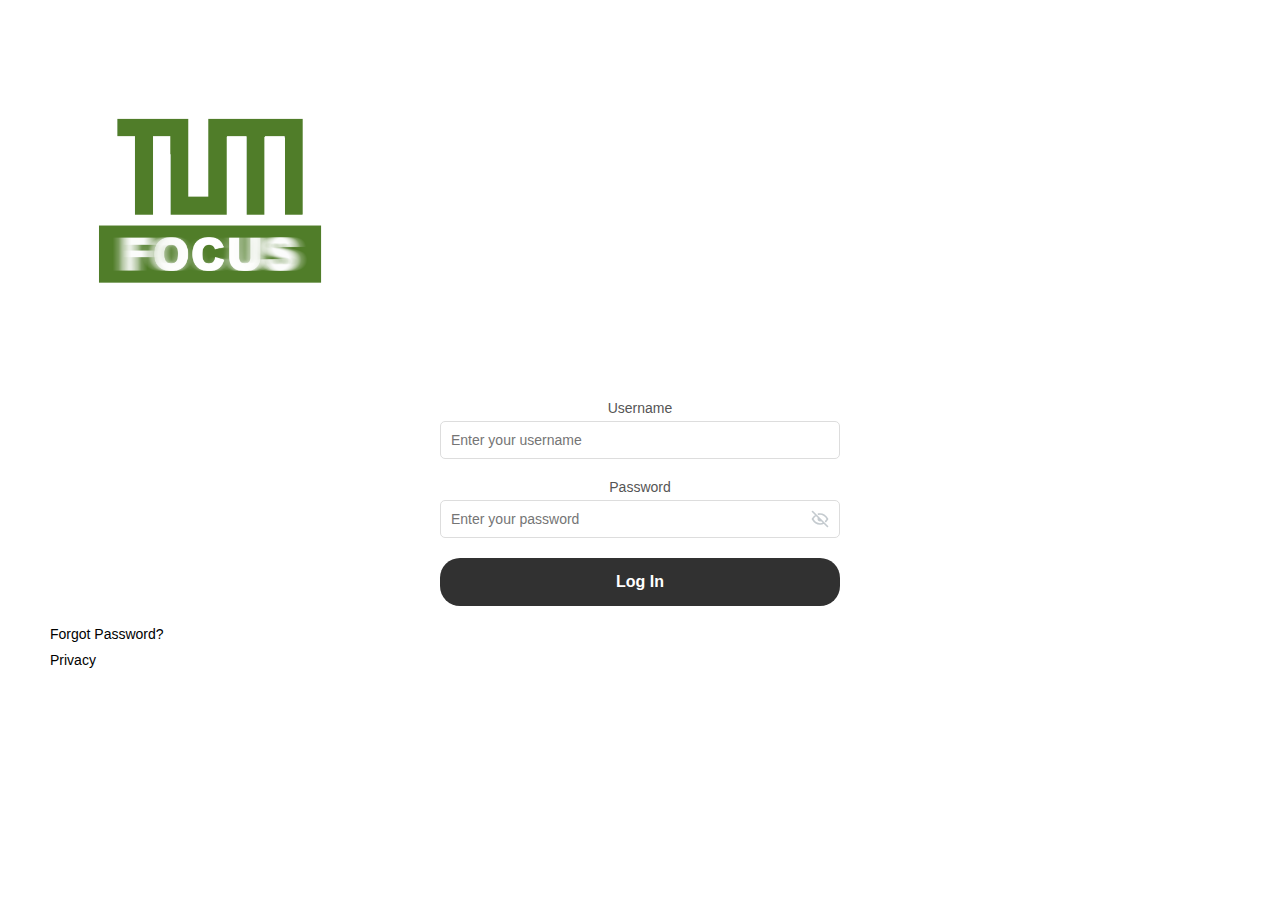
<file: Index.html>
<!DOCTYPE html>
<html lang="en">
  <head>
    <meta charset="UTF-8" />
    <meta name="viewport" content="width=device-width, initial-scale=1.0" />
    <title>Sign In</title>
    <link rel="stylesheet" href="scripts/css/style.css" />
    <link rel="stylesheet" href="scripts/css/logo.css" />
  </head>

  <body>
    <div class="container">
      <!-- Logo Section -->
      <div class="logo-container-signin">
        <img class="ipp-logo-1" src="images/IPP_Logo.png" alt="IPP Logo" />
      </div>

      <!-- Login Form -->
      <form class="login-form">
        <div class="input-field">
          <label for="username">Username</label>
          <input
            type="text"
            id="username"
            name="username"
            placeholder="Enter your username"
            required
          />
        </div>

        <div class="input-field">
          <label for="password">Password</label>
          <div class="password-container">
            <input
              type="password"
              id="password"
              name="password"
              placeholder="Enter your password"
              required
            />
            <img
              class="eye-icon"
              alt="Show/Hide Password"
              src="images/eye-off.svg"
              onclick="togglePassword()"
            />
          </div>
        </div>

        <button type="button" id="loginButton" class="login-button">Log In</button>
      </form>

      <!-- Links -->
      <div class="additional-links">
        <a href="#" class="forgot-password">Forgot Password?</a>
        <a href="#" class="privacy">Privacy</a>
      </div>
    </div>

    <script src="scripts/js/Numanjavascript.js"></script>
  </body>
</html>
</file>
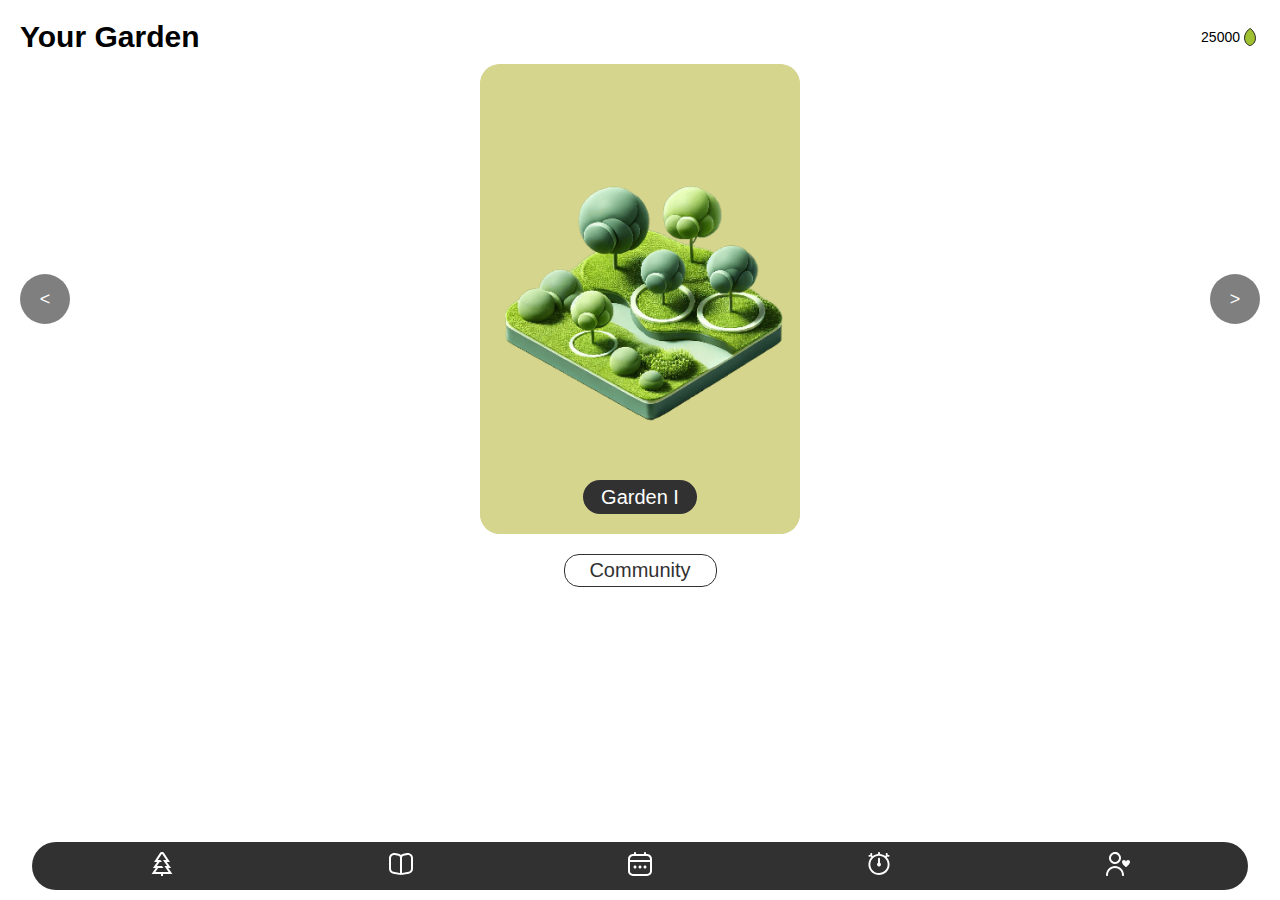
<file: communityGarden.html>
<!DOCTYPE html>
<html lang="en">
  <head>
    <meta charset="UTF-8" />
    <meta name="viewport" content="width=device-width, initial-scale=1.0" />
    <title>Community Garden</title>
    <link rel="stylesheet" href="scripts/css/style.css" />
    <link rel="stylesheet" href="scripts/css/communityGarden.css" />
  </head>

  <body>
    <div class="container">
      <!-- Title Section -->
      <div class="header">
        <h1>Your Garden</h1>
        <div class="seed" id="seedContainer">
          <span class="seed-count">25000</span>
          <img class="seed-icon" src="images/Seed.svg" alt="Seed Icon" />
        </div>
      </div>

      <!-- Garden Section -->
      <div id="main-garden">
        <button id="prev-btn" class="nav-btn">&lt;</button>
        <div class="garden-card">
          <div class="garden-bg">
            <img
              src="images/group_garden.png"
              alt="Garden View"
              id="garden-image"
            />
          </div>
          <div class="garden_no">
            <p>Garden I</p>
          </div>
        </div>
        <button id="next-btn" class="nav-btn">&gt;</button>
      </div>

      <button class="community-btn" id="community-btn">Community</button>

      <!-- Community Modal -->
      <div id="community-modal" class="modal">
        <div class="modal-content">
          <span class="close-btn" id="close-community-modal">&times;</span>
          <h3>Friends</h3>
          <div id="friends-container" class="friends-list">
            <button id="add-friend-btn" class="add-btn">+</button>
          </div>

          <h3>Groups</h3>
          <div id="groups-container" class="groups-list">
            <button id="add-group-btn" class="add-btn">+</button>
          </div>

          <h3>Leaderboard</h3>
          <div class="leaderboard"></div>
        </div>
      </div>

      <!-- Add Friend Modal -->
      <div id="add-friend-modal" class="modal">
        <div class="modal-content">
          <span class="close-btn" id="close-add-friend-modal">&times;</span>
          <h3>Select a Friend</h3>
          <select id="friend-select"></select>
          <button id="confirm-add-btn">Confirm</button>
        </div>
      </div>
    </div>
    <!-- Bottom Navigation -->
    <div class="menu-bar">
      <div class="menu-item">
        <a href="Home.html"><img src="images/HomeScreen.svg" alt="Home" /></a>
      </div>
      <div class="menu-item">
        <a href="studyHelper.html"
          ><img src="images/StudyHelper1.svg" alt="Study Helper"
        /></a>
      </div>
      <div class="menu-item">
        <a href="scheduleManager.html"
          ><img src="images/ScheduleManager.svg" alt="Schedule Manager"
        /></a>
      </div>
      <div class="menu-item">
        <a href="screenTimeController.html"
          ><img
            src="images/ScreentimeController.svg"
            alt="Screen Time Controller"
        /></a>
      </div>
      <div class="menu-item">
        <a href="communityGarden.html"
          ><img src="images/Community.svg" alt="Community"
        /></a>
      </div>
    </div>
    <script src="scripts/js/communityGarden.js"></script>
  </body>
</html>
</file>
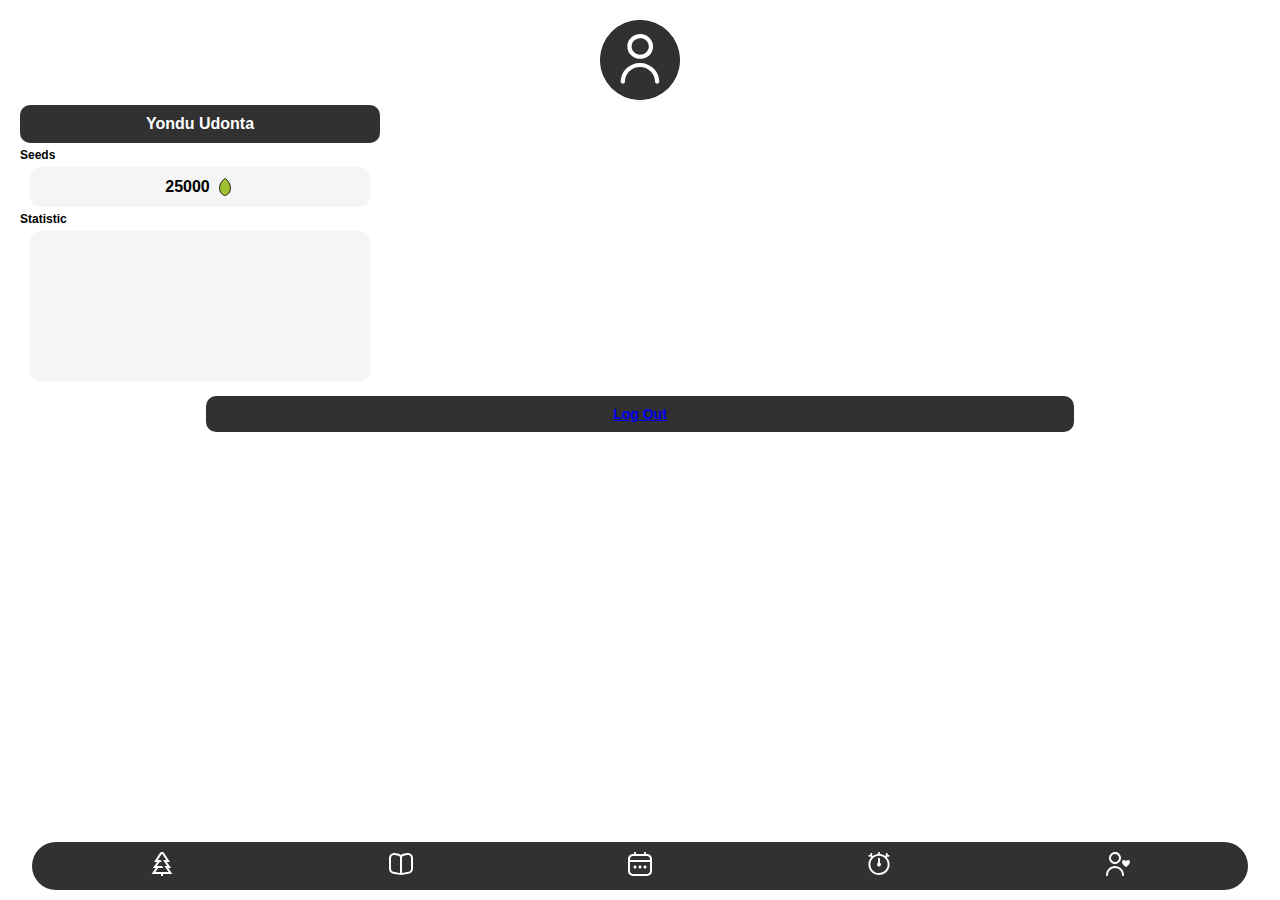
<file: Profile.html>
<!DOCTYPE html>
<html lang="en">
  <head>
    <meta charset="utf-8" />
    <meta name="viewport" content="initial-scale=1, width=device-width" />
    <title>Profile</title>
    <link rel="stylesheet" href="scripts/css/style.css" />
    <link rel="stylesheet" href="scripts/css/profile.css" />
  </head>

  <body>
    <div class="container">
      <!-- Profile Picture -->
      <div class="profile-picture">
        <img
          class="profile-picture-icon"
          src="images/Profile_Picture.svg"
          alt="Profile Picture"
        />
      </div>

      <!-- User Name -->
      <div class="user-name-container">
        <b class="user-name">Yondu Udonta</b>
      </div>

      <!-- Seeds Section -->
      <div class="seeds-container">
        <label class="seeds-label">Seeds</label>
        <div class="seeds-display">
          <b class="seeds-count">25000</b>
          <img class="seeds-icon" src="images/Seed.svg" alt="Seed Icon" />
        </div>
      </div>

      <!-- Statistic Section -->
      <div class="statistics-container">
        <label class="statistics-label">Statistic</label>
        <div class="statistics-placeholder">
          <!-- Placeholder for statistics image -->
        </div>
      </div>

      <!-- Log Out Button -->
      <button type="submit" class="logout-button">
        <a href="signIn.html">Log Out</a>
      </button>
    </div>
    <!-- Bottom Navigation -->
    <div class="menu-bar">
      <div class="menu-item">
        <a href="Home.html"><img src="images/HomeScreen.svg" alt="Home" /></a>
      </div>
      <div class="menu-item">
        <a href="studyHelper.html"
          ><img src="images/StudyHelper1.svg" alt="Study Helper"
        /></a>
      </div>
      <div class="menu-item">
        <a href="scheduleManager.html"
          ><img src="images/ScheduleManager.svg" alt="Schedule Manager"
        /></a>
      </div>
      <div class="menu-item">
        <a href="screenTimeController.html"
          ><img
            src="images/ScreentimeController.svg"
            alt="Screen Time Controller"
        /></a>
      </div>
      <div class="menu-item">
        <a href="communityGarden.html"
          ><img src="images/Community.svg" alt="Community"
        /></a>
      </div>
    </div>
    <script src="scripts/js/Numanjavascript.js"></script>
  </body>
</html>
</file>
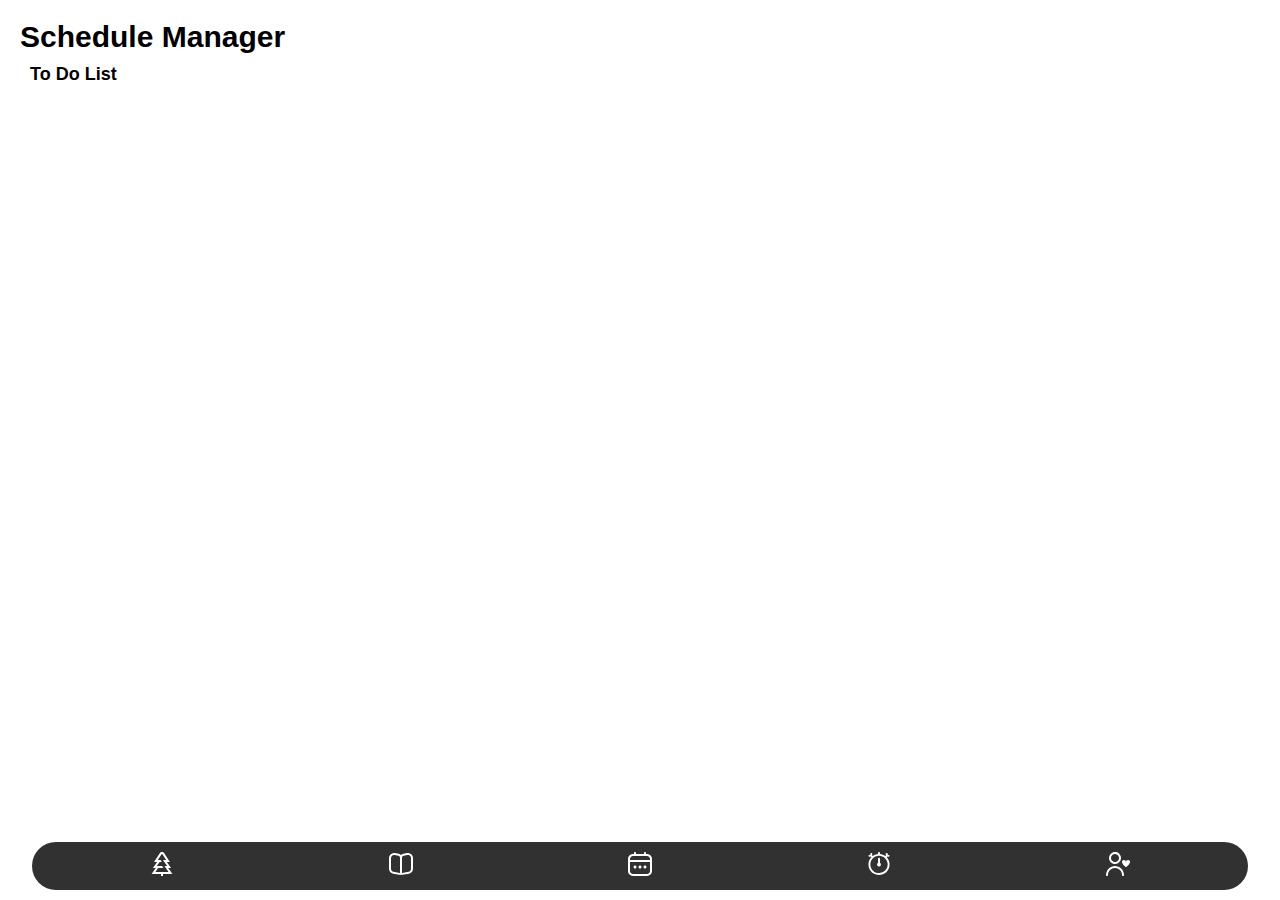
<file: scheduleManager.html>
<!DOCTYPE html>
<html lang="en">
  <head>
    <meta charset="UTF-8" />
    <meta name="viewport" content="width=device-width, initial-scale=1.0" />
    <title>Schedule Manager</title>
    <link rel="stylesheet" href="scripts/css/style.css" />
    <link rel="stylesheet" href="scripts/css/scheduleManager.css" />
  </head>

  <body>
    <div class="container">
      <div class="header">
        <h1>Schedule Manager</h1>
      </div>

      <div class="title-container">
        <h3>To Do List</h3>
      </div>

      <ul class="todo-list" id="todoList">
        <!-- Tasks will be dynamically added here -->
      </ul>
    </div>
    <!-- Bottom Navigation -->
    <div class="menu-bar">
      <div class="menu-item">
        <a href="Home.html"><img src="images/HomeScreen.svg" alt="Home" /></a>
      </div>
      <div class="menu-item">
        <a href="studyHelper.html"
          ><img src="images/StudyHelper1.svg" alt="Study Helper"
        /></a>
      </div>
      <div class="menu-item">
        <a href="scheduleManager.html"
          ><img src="images/ScheduleManager.svg" alt="Schedule Manager"
        /></a>
      </div>
      <div class="menu-item">
        <a href="screenTimeController.html"
          ><img
            src="images/ScreentimeController.svg"
            alt="Screen Time Controller"
        /></a>
      </div>
      <div class="menu-item">
        <a href="communityGarden.html"
          ><img src="images/Community.svg" alt="Community"
        /></a>
      </div>
    </div>
    <script src="scripts/js/scheduleManagerScript.js"></script>
  </body>
</html>
</file>
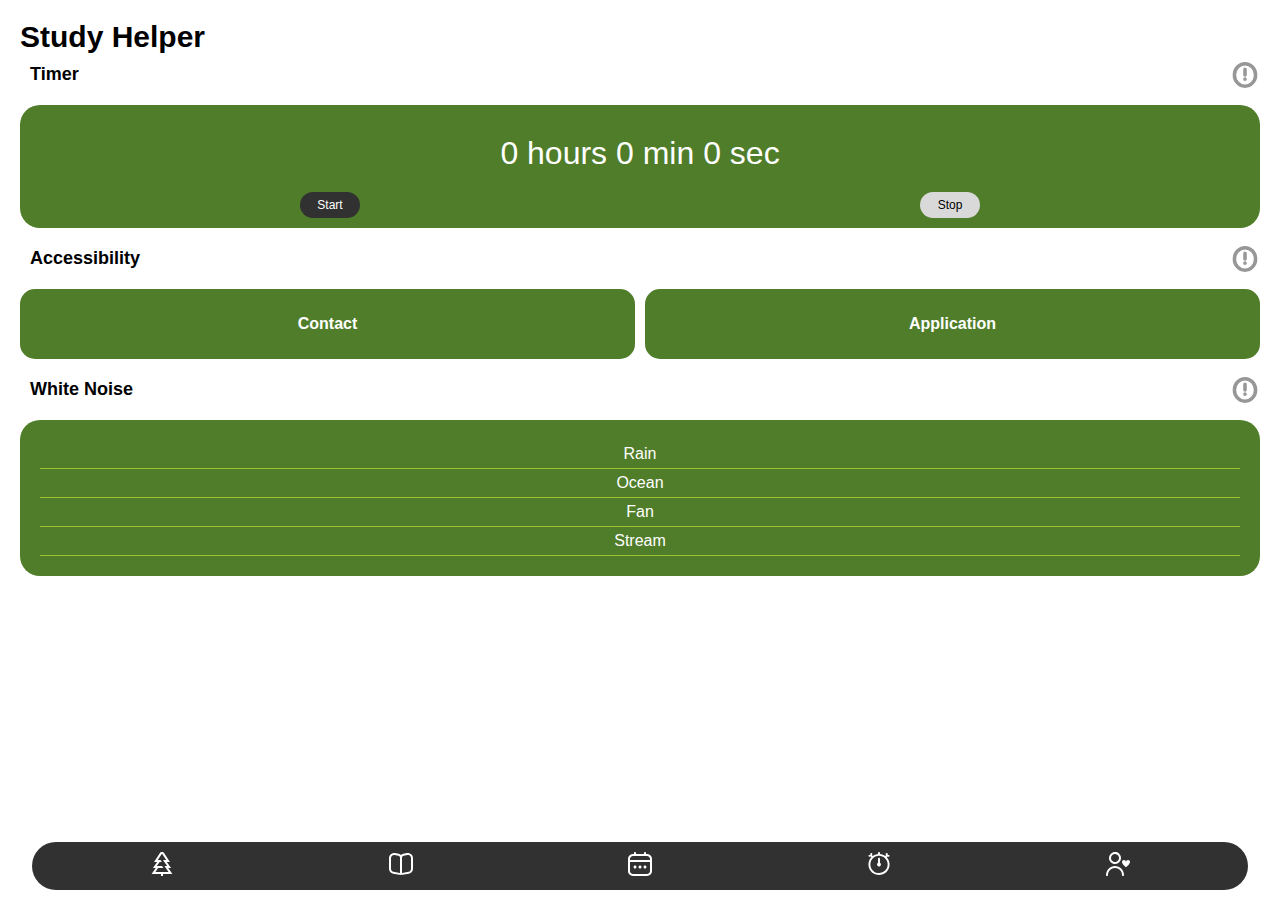
<file: studyHelper.html>
<!DOCTYPE html>
<html lang="en">
  <head>
    <meta charset="UTF-8" />
    <meta name="viewport" content="width=device-width, initial-scale=1.0" />
    <title>Study Helper</title>
    <link rel="stylesheet" href="scripts/css/style.css" />
    <link rel="stylesheet" href="scripts/css/studyHelper.css" />
  </head>

  <body>
    <div class="container">
      <div class="header">
        <h1>Study Helper</h1>
      </div>

      <!-- Timer Section -->
      <div class="title-container">
        <h3>Timer</h3>
        <img src="images/Info.svg" alt="Info Icon" class="info-button" />
      </div>
      <section class="timer-section">
        <div class="time-display">0 hours 0 min 0 sec</div>
        <div class="controls">
          <button class="button start" aria-label="Start Timer">Start</button>
          <button id="stopButton" class="button stop" aria-label="Stop Timer">
            Stop
          </button>
        </div>
      </section>

      <!-- Custom Alert -->
      <div id="custom-alert" class="custom-alert">
        <div class="custom-alert-content">
          <p id="custom-alert-message"></p>
          <button id="custom-alert-ok">OK</button>
        </div>
      </div>

      <!-- Accessibility Section -->
      <div class="title-container">
        <h3>Accessibility</h3>
        <img src="images/Info.svg" alt="Info Icon" class="info-button" />
      </div>
      <section class="accessibility-section">
        <div class="sections">
          <a href="#contact-link" class="section" id="contact">
            <div>Contact</div>
          </a>
          <a href="#application-link" class="section" id="application">
            <div>Application</div>
          </a>
        </div>
      </section>

      <!-- Contact Modal -->
      <div class="contact-modal" id="contactModal">
        <div class="popup-content">
          <h3>Contacts</h3>
          <button class="close-btn" id="closeModal">&times;</button>
          <ul class="contact-list">
            <li>
              <img src="images/Profile Picture.svg" alt="User Icon" /> Gamora
            </li>
            <li>
              <img src="images/Profile Picture.svg" alt="User Icon" /> Peter
              Quill
            </li>
            <li>
              <img src="images/Profile Picture.svg" alt="User Icon" /> Drax the
              Destroyer
            </li>
            <li>
              <img src="images/Profile Picture.svg" alt="User Icon" /> Groot
            </li>
            <li>
              <img src="images/AddProfile.svg" alt="Add Icon" /> + Add Contact
            </li>
          </ul>
        </div>
      </div>

      <!-- Application Modal -->
      <div class="application-modal" id="applicationModal">
        <div class="popup-content">
          <h3>Applications</h3>
          <button class="close-btn" id="closeApplicationModal">&times;</button>
          <div class="application-list">
            <div class="app-item">
              <img src="images/Podcasts.png" alt="Podcast Icon" />
              <p>Podcast</p>
            </div>
            <div class="app-item">
              <img src="images/Music.png" alt="Music Icon" />
              <p>Music</p>
            </div>
            <div class="app-item">
              <img src="images/GarageBand.png" alt="Garage Band Icon" />
              <p>Garage Band</p>
            </div>
            <div class="app-item">
              <img src="images/Books.png" alt="Books Icon" />
              <p>Books</p>
            </div>
            <div class="app-item">
              <img src="images/Add.svg" alt="Add App Icon" />
            </div>
          </div>
        </div>
      </div>

      <!-- White Noise Section -->
      <div class="title-container">
        <h3>White Noise</h3>
        <img src="images/Info.svg" alt="Info Icon" class="info-button" />
      </div>
      <section class="noise-section">
        <ul>
          <li class="noise-option" data-sound="sounds/Rain.mp3">
            Rain<span class="playing-indicator"></span>
          </li>
          <li class="noise-option" data-sound="sounds/Ocean.mp3">
            Ocean<span class="playing-indicator"></span>
          </li>
          <li class="noise-option" data-sound="sounds/Fan.mp3">
            Fan<span class="playing-indicator"></span>
          </li>
          <li class="noise-option" data-sound="sounds/Stream.mp3">
            Stream<span class="playing-indicator"></span>
          </li>
        </ul>
      </section>
    </div>
    <!-- Bottom Navigation -->
    <div class="menu-bar">
      <div class="menu-item">
        <a href="home.html"
          ><img src="images/HomeScreen.svg" alt="HomeIcon"
        /></a>
      </div>
      <div class="menu-item">
        <a href="studyHelper.html"
          ><img src="images/StudyHelper1.svg" alt="StudyHelperIcon"
        /></a>
      </div>
      <div class="menu-item">
        <a href="scheduleManager.html"
          ><img src="images/ScheduleManager.svg" alt="ScheduleManagerIcon"
        /></a>
      </div>
      <div class="menu-item">
        <a href="screenTimeController.html"
          ><img
            src="images/ScreentimeController.svg"
            alt="ScreenTimeControllerIcon"
        /></a>
      </div>
      <div class="menu-item">
        <a href="communityGarden.html"
          ><img src="images/Community.svg" alt="CommunityIcon"
        /></a>
      </div>
    </div>
    <script src="scripts/js/studyHelperScript.js"></script>
  </body>
</html>
</file>
<file: scripts/css/style.css>
/* General Body Styling */
* {
  margin: 0;
  padding: 0;
  box-sizing: border-box;
}

body {
  margin: 0;
  font-family: "Inter", sans-serif;
  background-color: white;
  color: black;
  display: flex;
  flex-direction: column;
  align-items: center;
  min-height: 100vh;
  min-width: 100vw;
  height: -webkit-fill-available;
  overflow: hidden;
}

.container {
  width: 100%;
  padding: 20px;
  text-align: center;
  height: 600px;
}

h1 {
  font-size: 30px;
  margin: 0;
  padding: 0;
  border: none;
  text-align: left;
}

/* Style for Title Container */
.title-container {
  display: flex;
  align-items: center;
  justify-content: space-between;
  margin: 0 auto;
}

.title-container h3 {
  margin: 10px;
  margin-top: 10px;
  font-size: 18px;
}

.title-container .info-button {
  width: 30px;
  height: 30px;
  cursor: pointer;
}

/* Bottom Navigation */
.menu-bar {
  margin-top: 10px;
  display: flex;
  text-align: center;
  justify-content: space-around;
  align-items: center;
  width: 95%;
  padding: 10px;
  background-color: #313131;
  border-radius: 30px;
  z-index: 1000;
  margin: 0 auto;
  bottom: 10px;
  position: fixed;
}

.menu-bar .menu-item {
  display: flex;
  flex-direction: column;
  align-items: center;
  text-align: center;
  gap: 5px;
  color: white;
  cursor: pointer;
  text-decoration: none;
}

.menu-bar .menu-item img {
  width: 24px;
  height: 24px;
  transition: transform 0.2s ease;
}
</file>
<file: scripts/css/logo.css>
/* General Styling */
body {
    margin: 0;
    padding: 0;
    font-family: 'Inter', sans-serif;
    background-color: #ffffff;
    color: #333;
}

.page-login {
    display: flex;
    flex-direction: column;
    justify-content: center;
    align-items: center;
    padding: 20px;
}

/* Status Bar */
.status-bar {
    display: flex;
    justify-content: space-between;
    width: 100%;
    padding: 10px;
    font-size: 14px;
    color: #000;
}

.right-header img {
    margin-left: 10px;
}

/* Logo Container */
.logo-container-signin {
    display: flex;
    width: 380px;
    height: 380px;
    justify-content: center;
    align-items: center;
    margin-bottom: 40px 0;
}

.ipp-logo-1 {
    max-width: 80%; /* Adjust size */
    height: auto;
}

/* Login Form */
.login-form {
    width: 90%;
    max-width: 400px;
    margin: 0 auto;
    display: flex;
    flex-direction: column;
    gap: 20px;
}

.input-field {
    display: flex;
    flex-direction: column;
    gap: 5px;
}

.input-field label {
    font-size: 14px;
    color: #555;
}

.input-field input {
    padding: 10px;
    font-size: 14px;
    border: 1px solid #ddd;
    border-radius: 5px;
    width: 100%;
    box-sizing: border-box; /* Include padding in width */
}

.input-field input:focus {
    border-color: #507d29;
    box-shadow: 0 0 5px rgba(80, 125, 41, 0.5);
}

/* Password Field */
.password-container {
    position: relative;
}

.password-container input {
    padding-right: 40px; /* Space for eye icon */
}

.eye-icon {
    position: absolute;
    right: 10px;
    top: 50%;
    transform: translateY(-50%);
    width: 20px;
    height: 20px;
    cursor: pointer;
    opacity: 0.7;
}

.eye-icon:hover {
    opacity: 1;
}

/* Login Button */
.login-button {
    padding: 15px;
    font-size: 16px;
    font-weight: bold;
    color: #fff;
    background-color: #313131;
    border: none;
    border-radius: 20px;
    cursor: pointer;
    text-align: center;
}

.login-button:hover {
    background-color: #507d29;
}

/* Additional Links */
.additional-links {
    margin-top: 20px;
    margin-left: 20px;
    width: 90%;
    max-width: 400px;
    text-align: left;
    gap: 10px;
    display: flex;
    flex-direction: column;
}

.additional-links a {
    color: #000;
    text-decoration: none;
    font-size: 14px;
    padding-left: 10px;
}

.additional-links a:hover {
    text-decoration: underline;
}
</file>
<file: scripts/css/communityGarden.css>
.header {
  display: flex;
  flex-direction: row;
  margin-bottom: 10px;
  width: 100%;
  justify-content: space-between;
}

/* Title Section */
.seed {
  display: flex;
  flex-direction: row;
  align-items: center;
  font-size: 14px;
  color: black;
  right: 10px;
  text-align: right;
}

.seed-icon {
  width: 20px;
  height: 20px;
  vertical-align: middle;
}

/* Garden Section */
#main-garden {
  position: relative;
  display: flex;
  justify-content: center;
  align-items: center;
  overflow: hidden;
}

.nav-btn {
  position: absolute;
  top: 50%;
  transform: translateY(-50%);
  background-color: rgba(0, 0, 0, 0.5);
  color: white;
  border: none;
  border-radius: 50%;
  width: 40px;
  height: 40px;
  font-size: 18px;
  cursor: pointer;
  display: flex;
  justify-content: center;
  align-items: center;
  z-index: 1;
}

#prev-btn {
  width: 50px;
  height: 50px;
  left: 0px;
}

#next-btn {
  width: 50px;
  height: 50px;
  right: 0px;
}

.garden-card {
  text-align: center;
  position: relative;
  border-radius: 20px;
  background: #d6d58e;
  display: flex;
  justify-content: center;
  align-items: center;
  margin: 0 0;
  overflow: hidden;
  border: 20px;
}

.garden-bg {
  position: relative;
  width: 320px;
  height: 470px;
  border-radius: 20px;
  background: #d6d58e;
  display: flex;
  justify-content: center;
  align-items: center;
  margin: 0 auto;
  overflow: hidden;
  border: 20px;
}

.garden-bg img {
  max-width: 140%;
  max-height: 140%;
  object-fit: contain;
  border-radius: 8px;
}

.garden_no {
  position: absolute;
  bottom: 20px;
  left: 50%;
  transform: translateX(-50%);
  width: 114px;
  height: 34px;
  background: #313131;
  border-radius: 20px;
  display: flex;
  justify-content: center;
  align-items: center;
}

.garden_no p {
  color: white;
  font-size: 20px;
  font-family: "Inter", sans-serif;
  font-weight: 400;
  line-height: 28px;
  margin: 0;
}

.community-btn {
  width: 153px;
  height: 33px;
  flex-shrink: 0;
  background-color: #fff;
  border: 1px solid #313131;
  color: #313131;
  text-align: center;
  line-height: 15px;
  border-radius: 15px;
  cursor: pointer;
  font-size: 20px;
  display: inline-block;
  display: block;
  margin: 20px auto;
}

/* Community Modal */
.add-btn {
  position: relative;
  display: flex;
  justify-content: center;
  align-items: center;
  width: 50px;
  height: 50px;
  background-color: #333;
  color: white;
  border-radius: 50%;
  font-size: 18px;
  cursor: pointer;
  border: none;
  z-index: 100;
}

.modal {
  position: fixed;
  bottom: -100%;
  left: 0;
  width: 90%;
  height: 70%;
  background-color: white;
  border-radius: 20px 20px 0 0;
  box-shadow: 0 -4px 8px rgba(0, 0, 0, 0.2);
  transition: bottom 0.3s ease-in-out;
  z-index: 100;
}

.modal-content {
  background: #507d29;
  padding: 20px;
  border-radius: 8px;
  width: 100%;
  height: 100%;
  overflow-y: auto;
  flex-shrink: 0;
  text-align: center;
  position: relative;
}

.close-btn {
  position: absolute;
  top: 10px;
  right: 10px;
  background: none;
  border: none;
  font-size: 24px;
  cursor: pointer;
}

.close-btn:hover {
  color: #ccc;
}

#friend-select {
  width: 100px;
  height: 30px;
  font-size: 15px;
}

#confirm-add-btn {
  width: 80px;
  height: 30px;
  font-size: 15px;
}

.friends-list,
.groups-list {
  display: flex;
  flex-wrap: wrap;
  align-items: center;
  gap: 10px;
  background: #d9d9d9;
  border-radius: 10px;
  padding: 10px;
}

.friend,
.group {
  display: flex;
  flex-direction: column;
  align-items: center;
  justify-content: center;
  background: #333;
  color: white;
  width: 50px;
  height: 50px;
  border-radius: 50%;
  font-size: 12px;
}

#community-modal .modal-content h3 {
  color: #fff;
  letter-spacing: -0.16px;
  font-size: 16px;
  font-weight: 700;
  text-align: left;
  margin-top: 26px;
  margin-bottom: 10px;
}

#add-friend-modal {
  display: none;
  position: fixed;
  top: 0;
  left: 0;
  width: 100%;
  height: 100%;
  background: rgba(0, 0, 0, 0.6);
  justify-content: center;
  align-items: center;
  z-index: 1000;
}

#add-friend-modal .modal-content {
  background: #d9d9d9;
  padding: 20px;
  border-radius: 8px;
  text-align: center;
  width: 300px;
  height: 75px;
  position: relative;
}

#add-friend-modal .close-btn {
  position: absolute;
  top: 10px;
  right: 15px;
  font-size: 20px;
  cursor: pointer;
}

#add-friend-modal .modal-content h3 {
  color: #000000;
  font-size: 20px;
  font-weight: bold;
  text-align: center;
  margin-bottom: 15px;
}

.menu-bar {
  position: absolute;
}
</file>
<file: scripts/css/profile.css>
/* Profile Picture */
.profile-picture {
  display: flex;
  flex-direction: column;
  align-items: center;
}

.profile-picture-icon {
  width: 80px; /* Adjusted size */
  height: 80px;
  border-radius: 50%;
  background-color: #313131;
}

/* User Name */
.user-name-container {
  display: flex;
  align-items: center;
  justify-content: center;
  width: 360px; /* Full width */
  padding: 10px; /* Add some padding */
  background: #313131; /* Dark background color */
  color: #ffffff; /* White text color */
  border-radius: 10px; /* Rounded corners */
  margin: 5px 0; /* Space around */
}

.user-name {
  font-size: 16px;
  font-weight: bold;
  text-align: center;
}

/* Seeds Section */
.seeds-container {
  display: flex;
  flex-direction: column;
  align-items: center;
  margin: 5px 0; /* Reduced vertical margin */
  width: 360px;
  padding: 0 10px;
}

.seeds-display {
  display: flex;
  align-items: center;
  justify-content: center;
  padding: 10px; /* Reduced padding inside */
  background: #f5f5f5;
  border-radius: 10px;
  width: 100%;
  max-width: 400px;
}

.seeds-label {
  font-size: 12px;
  font-weight: bold;
  margin-bottom: 5px; /* Space between label and container */
  color: black;
  width: calc(100% + 20px);
  text-align: left;
}

.seeds-icon {
  width: 20px;
  height: 20px;
  margin-left: 5px; /* Spacing between seed count and icon */
}

/* Statistics Section */
.statistics-container {
  display: flex;
  flex-direction: column;
  align-items: center;
  margin: 5px 0; /* Reduced vertical margin */
  width: 360px;
  padding: 0 10px;
}

.statistics-label {
  font-size: 12px;
  font-weight: bold;
  margin-bottom: 5px; /* Space between label and container */
  color: black;
  text-align: left;
  width: calc(100% + 20px);
}

.statistics-placeholder {
  display: flex;
  align-items: center;
  justify-content: center;
  height: 150px; /* Adjusted height for placeholder */
  background: #f5f5f5;
  width: 100%;
  padding: 10px;
  max-width: 400px;
  border-radius: 10px;
}

/* Log Out Button */
.logout-button {
  width: 70%;
  padding: 10px; /* Reduced padding inside button */
  background: #313131;
  color: white;
  font-size: 14px;
  font-weight: bold;
  border: none;
  border-radius: 10px;
  cursor: pointer;
  margin-top: 10px;
}

.logout-button:hover {
  background: #507d29;
}
</file>
<file: scripts/css/scheduleManager.css>
.todo-item {
  list-style-type: none;
  display: flex;
  flex-direction: column;
  border-bottom: 1px solid #e3e3e3;
  height: 60px;
}

.todo-item-header {
  display: flex;
  flex-direction: row;
  margin-right: 10px;
  margin-left: 10px;
  align-content: center;
  height: 100%;
}

/* Adjust label styling if needed */
.todo-item-header input + label {
  flex-grow: 1;
  align-self: center;
  margin-left: 5px;
}

.todo-item-header input[type="checkbox"] {
  width: 20px;
  height: 20px;
  border-radius: 50%;
  border: 1px solid #507d29;
  appearance: none;
  outline: none;
  cursor: pointer;
  background-color: white;
  display: inline-flex;
  align-items: center;
  justify-content: center;
  position: relative;
  transition: border-color 0.2s ease, background-color 0.2s ease;
  align-self: center;
  margin: 0;
  padding: 0;
}

.todo-item-header input[type="checkbox"]:checked + label {
  border-color: #507d29;
  background-color: white;
}

.todo-item-header input[type="checkbox"]:checked::after {
  content: "";
  width: 15px;
  height: 15px;
  background-color: #507d29;
  border-radius: 50%;
  position: absolute;
  top: 50%;
  left: 50%;
  transform: translate(-50%, -50%);
}

.todo-item-header input {
  width: 240px;
}

input[type="text"] {
  border: none;
  font-size: 1rem;
  margin-left: 3px;
  width: 250px;
}

input[type="text1"] {
  margin-left: 40px;
  border: none;
}

input[type="text"]:focus {
  outline: none;
}

.function-btn {
  width: 25px;
  height: 25px;
  background-color: white;
  border: none;
  cursor: pointer;
  display: inline-flex;
  margin: auto;
  margin-left: 10px;
  vertical-align: middle;
}

.function-btn img {
  width: 25px;
  height: 25px;
}

.function-btn img[alt="details icon"] {
  width: 21px;
  height: 21px;
  border-radius: 50%;
  margin-top: 2px;
}

.details-template {
  width: 380px;
  top: 500px;
  height: 400px;
  margin-left: -21px;
  justify-content: center;
  align-items: center;
  background-color: #507d29;
  box-shadow: 0 4px 8px rgba(0, 0, 0, 0.1);
  border: 1px solid #ccc;
  border-top-left-radius: 30px;
  border-top-right-radius: 30px;
  align-self: center;
  z-index: 1;
  position: absolute;
  bottom: -100%;
  overflow: hidden;
  transition: bottom 0.3s ease-in-out;
}

.details-template.show {
  bottom: 0%;
}

.details-header {
  align-items: center;
  text-align: center;
  color: white;
  font-weight: bold;
  font-size: 1.125rem;
  margin-bottom: 40px;
  margin-top: 20px;
}

.close-btn {
  width: 24px;
  height: 24px;
  background-color: #507d29;
  border: none;
  cursor: pointer;
  display: inline-flex;
  top: 20px;
  right: 25px;
  position: absolute;
}

.close-btn img {
  width: 24px;
  height: 24px;
  border-radius: 50%;
}

.details-template.show input[type="checkbox"] {
  margin: 0;
  margin-right: 20px;
  margin-left: 10px;
  width: 20px;
  height: 20px;
  border-radius: 50%;
  border: 1px solid white;
  appearance: none;
  outline: none;
  cursor: pointer;
  background-color: #507d29;
  display: inline-flex;
  align-items: center;
  justify-content: center;
  position: relative;
  transition: border-color 0.2s ease, background-color 0.2s ease;
  align-self: center;
  vertical-align: middle;
}

.details-template.show input[type="checkbox"]:checked + label {
  border-color: white;
  background-color: #507d29;
  vertical-align: middle;
}

.details-template.show input[type="checkbox"]:checked::after {
  content: "";
  width: 15px;
  height: 15px;
  background-color: white;
  border-radius: 50%;
  position: absolute;
  top: 50%;
  left: 50%;
  transform: translate(-50%, -50%);
  vertical-align: middle;
}

.details-template.show label {
  color: white;
}

input[type="date"],
input[type="time"] {
  font-family: "Roboto Mono", monospace;
  font-size: 23px;
  border: none;
  color: white;
  width: 200px;
  outline: none;
  margin: 0 20px;
  text-align: center;
  cursor: pointer;
  vertical-align: middle;
  padding: 5px;
  background-color: #507d29;
}

input[type="date"]:disabled,
input[type="time"]:disabled {
  background-color: #507d29;
  color: rgb(180, 180, 180);
  border-color: none;
  font-size: 23px;
}

input[type="date"]::-webkit-calendar-picker-indicator,
input[type="time"]::-webkit-calendar-picker-indicator {
  color: white;
  cursor: pointer;
  margin-left: 20px;
}

.menu-bar {
  z-index: inherit;
}
</file>
<file: scripts/css/studyHelper.css>
/* Timer Section */
.timer-section {
  margin: 10px auto;
  background: #507d29;
  border-radius: 20px;
  padding: 10px;
  color: white;
  position: relative;
}

.timer-section .time-display {
  font-size: 32px;
  font-weight: 400;
  margin: 20px 0;
}

.timer-section .controls {
  display: flex;
  justify-content: space-around;
  gap: 20px;
  margin-top: 10px;
}

.timer-section .button {
  width: 60px;
  height: 26px;
  border-radius: 20px;
  text-align: center;
  line-height: 26px;
  font-size: 12px;
  font-weight: 400;
  cursor: pointer;
  border: none;
}

.timer-section .button.start {
  background-color: #313131;
  color: white;
}

.timer-section .button.stop {
  background-color: #d9d9d9;
  color: black;
}

/* Custom Alert */
.custom-alert {
  position: fixed;
  top: 0;
  left: 0;
  width: 100%;
  height: 100%;
  background: rgba(0, 0, 0, 0.5); /* Semi-transparent background */
  display: flex;
  justify-content: center;
  align-items: center;
  z-index: 1000;
  visibility: hidden; /* Hidden by default */
  opacity: 0;
  transition: opacity 0.3s ease-in-out;
}

.custom-alert-content {
  background: white;
  padding: 20px 30px;
  border-radius: 10px;
  box-shadow: 0 4px 8px rgba(0, 0, 0, 0.2);
  text-align: center;
}

.custom-alert-content p {
  margin: 0 0 20px;
  font-size: 16px;
  color: #333;
}

.custom-alert-content button {
  padding: 8px 20px;
  background: #507d29;
  color: white;
  border: none;
  border-radius: 5px;
  cursor: pointer;
}

.custom-alert-content button:hover {
  background: #3f5e1f;
}

#custom-alert-message {
  font-size: 24px;
}

/* Accessibility Section */
.accessibility-section {
  margin: 10px auto;
  position: relative;
}

.accessibility-section .sections {
  display: flex;
  flex-direction: row;
  justify-content: space-between;
  gap: 10px;
}

.accessibility-section .sections .section {
  flex: 1;
  background-color: #507d29;
  border-radius: 15px;
  text-align: center;
  display: flex;
  justify-content: center;
  align-items: center;
  height: 70px;
  text-decoration: none;
  color: white;
  font-size: 16px;
  font-weight: 600;
  transition: transform 0.2s ease-in-out, box-shadow 0.2s;
}

/* Left Section: Contact */
.section.contact {
  background-color: #507d29;
}

/* Right Section: Application */
.section.application {
  background-color: #507d29;
}

/* Responsive Design */
@media (max-width: 480px) {
  .sections {
    flex-direction: column;
    gap: 15px;
  }

  .section {
    height: 80px;
  }
}

/* Pop-up Modal Styling */
.contact-modal {
  position: fixed;
  bottom: -100%;
  left: 0;
  width: 100%;
  height: 70%;
  background-color: #507d29;
  border-radius: 20px 20px 0 0;
  box-shadow: 0 -4px 8px rgba(0, 0, 0, 0.2);
  z-index: 1000;
  transition: bottom 0.3s ease-in-out;
  display: flex;
  flex-direction: column;
  padding: 20px;
}

.popup-content h3 {
  font-size: 18px;
  font-weight: bold;
  color: white;
  text-align: center;
  margin-bottom: 20px;
}

.contact-modal .popup-content .contact-list {
  list-style: none;
  padding: 0;
  margin: 0;
}

.contact-modal .popup-content .contact-list li {
  position: relative;
  display: flex;
  align-items: center;
  color: white;
  font-size: 16px;
  padding: 5px 0;
  margin-bottom: 10px;
  border-bottom: 1px solid #9fc131;
}

.contact-modal .popup-content .contact-list li:last-child {
  border-bottom: none;
}

.contact-modal .popup-content .contact-list img {
  width: 20px;
  height: 20px;
  margin-right: 10px;
}

.popup-content .close-btn {
  position: absolute;
  top: 10px;
  right: 10px;
  background: none;
  border: none;
  color: white;
  font-size: 24px;
  cursor: pointer;
}

.popup-content .close-btn:hover {
  color: #ccc;
}

/* Applications Modal Styling */
.application-modal {
  position: fixed;
  bottom: -100%;
  left: 0;
  width: 100%;
  height: 70%;
  background-color: #507d29;
  border-radius: 20px 20px 0 0;
  box-shadow: 0 -4px 8px rgba(0, 0, 0, 0.2);
  z-index: 1000;
  transition: bottom 0.3s ease-in-out;
  display: flex;
  /* flex-direction: column; */
  padding: 20px;
}

.application-modal .popup-content {
  position: relative;
  width: 100%;
  height: 100%;
  justify-content: center;
}

.application-modal .popup-content .application-list {
  display: flex;
  flex-wrap: wrap;
  gap: 15px;
  justify-content: left;
  margin: auto 20px;
}

.app-item {
  display: flex;
  flex-direction: column;
  align-items: center;
  gap: 5px;
  width: 70px;
  height: 70px;
  margin-bottom: 20px;
}

.app-item img {
  width: 50px;
  height: 50px;
  object-fit: contain;
}

.app-item p {
  font-size: 12px;
  color: white;
  text-align: center;
}

/* White Noise Section */
.noise-section {
  margin: 10px auto;
  background: #507d29;
  border-radius: 20px;
  padding: 20px;
  color: white;
}

.noise-section ul {
  list-style: none;
  padding: 0;
  margin: 0;
}

.noise-section .noise-option {
  font-size: 16px;
  color: white;
  padding: 5px 0;
  border-bottom: 1px solid #9fc131;
  cursor: pointer;
  transition: color 0.2s ease;
}

.playing-indicator {
  display: none;
  margin-left: auto;
  margin-right: 0;
  float: right;
  width: 20px;
  height: 20px;
  background: url("../../images/Check.svg") no-repeat center center;
  background-size: contain;
}

.noise-option.playing .playing-indicator {
  display: inline-block;
}
</file>
